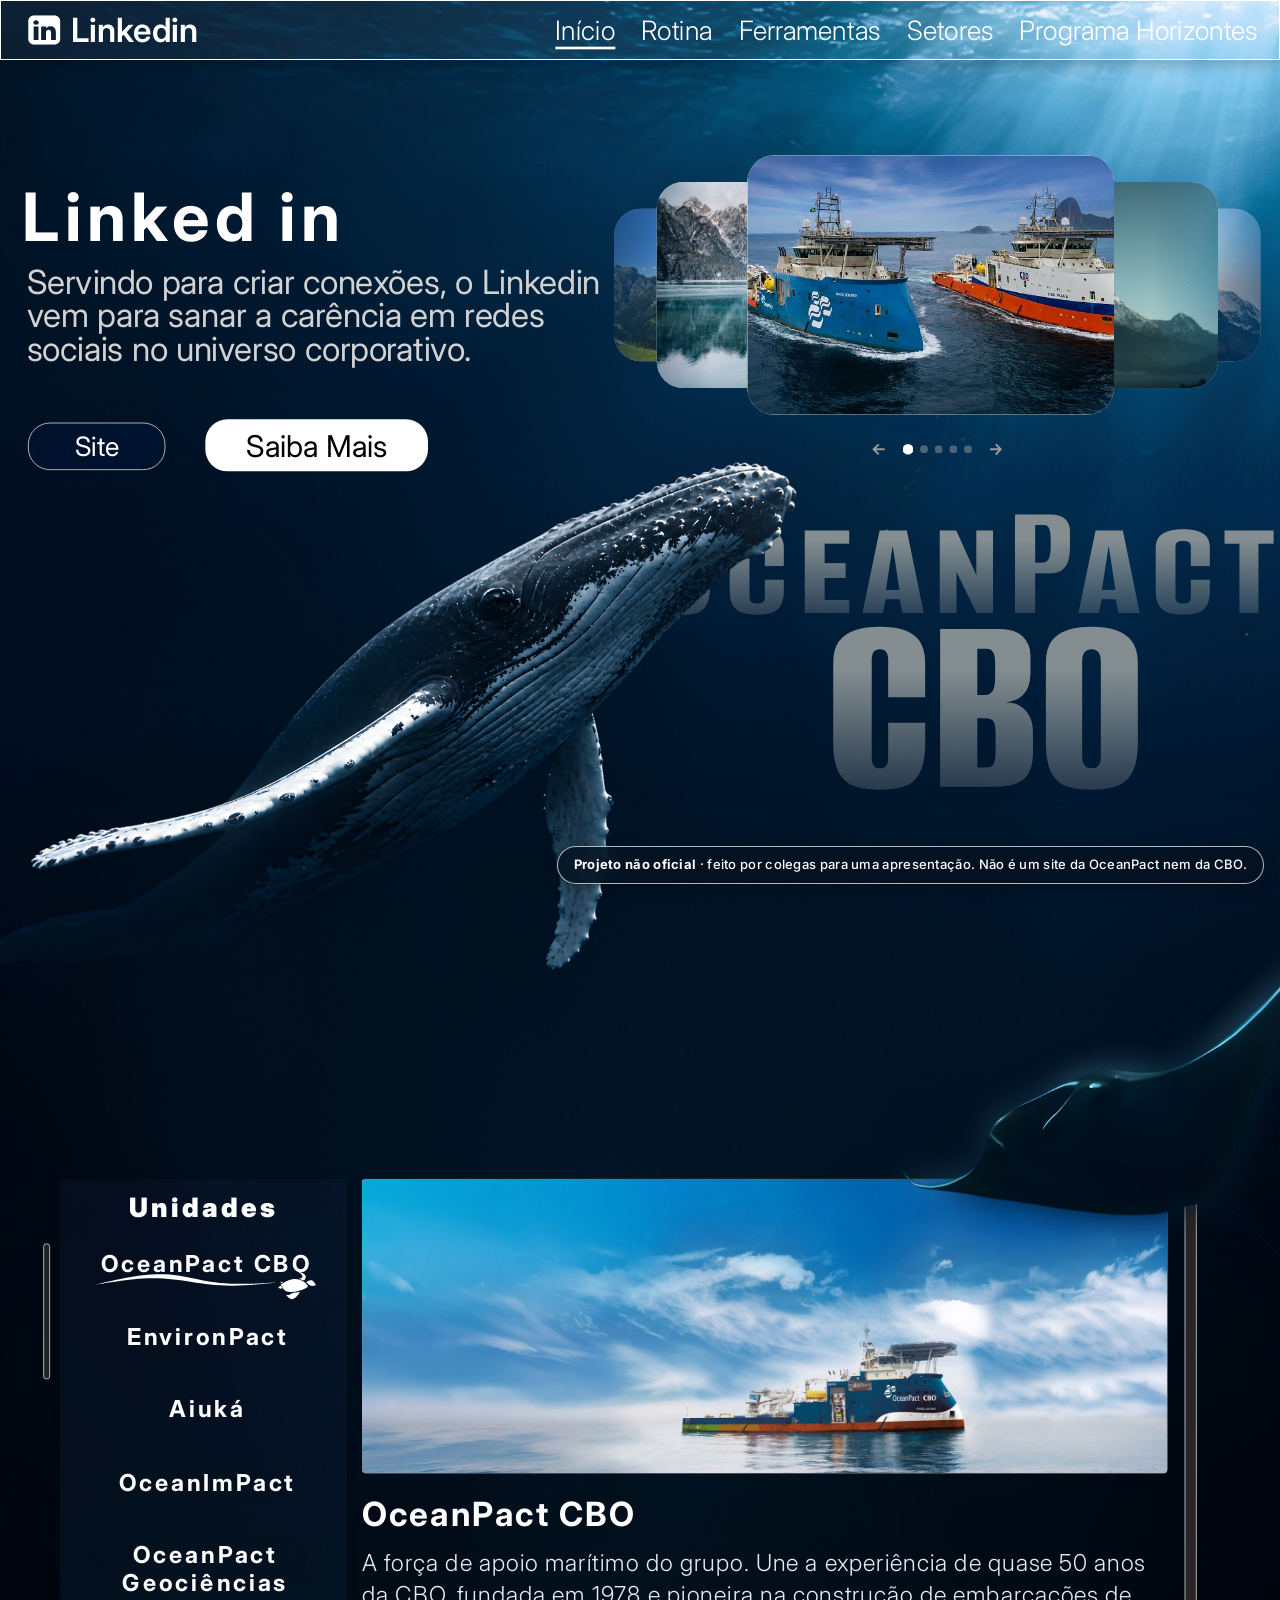
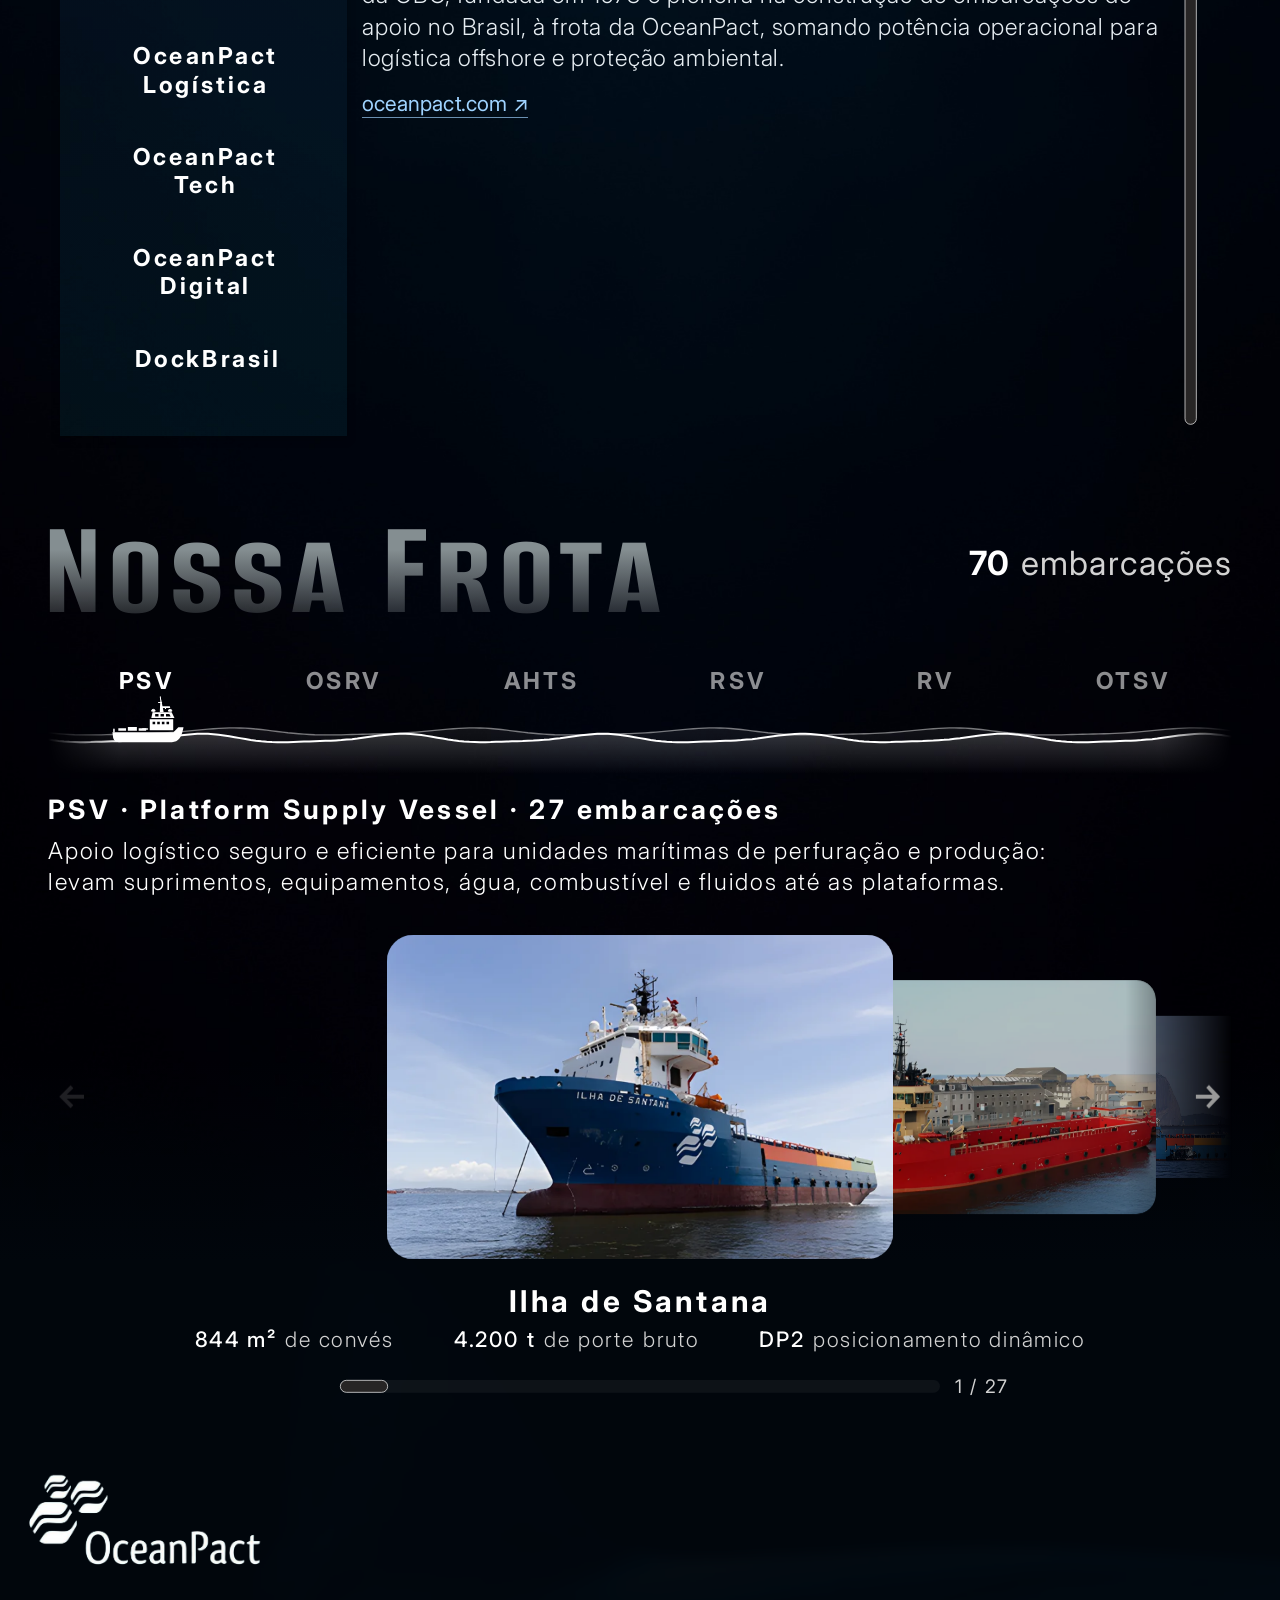
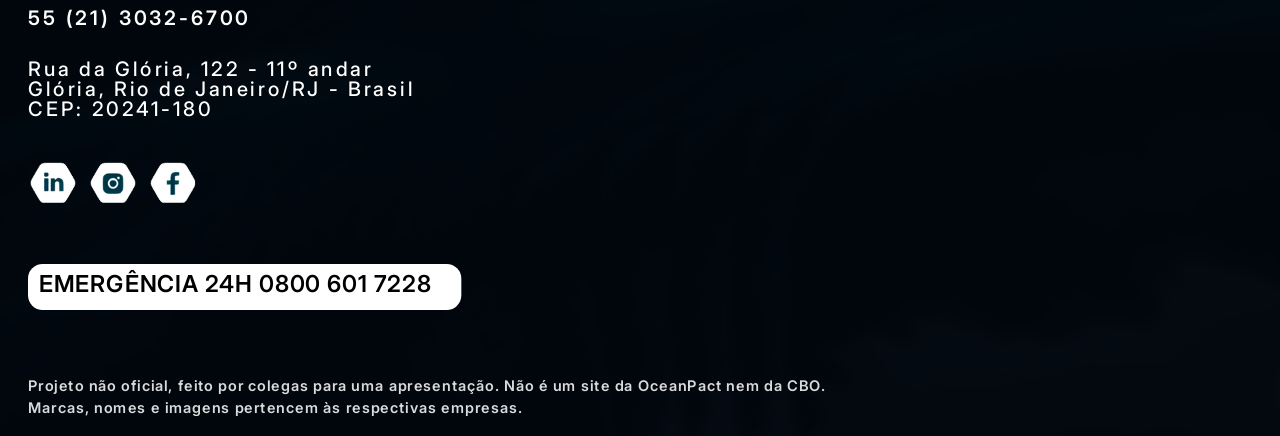
<file: index.html>
<!DOCTYPE html>
<html lang="pt-BR">
<head>
<meta charset="utf-8">
<meta name="viewport" content="width=device-width, initial-scale=1">
<title>OceanPact CBO — Linkedin</title>
<link rel="preconnect" href="https://fonts.googleapis.com">
<link rel="preconnect" href="https://fonts.gstatic.com" crossorigin>
<link href="https://fonts.googleapis.com/css2?family=Alumni+Sans:wght@800&family=Alumni+Sans+SC:wght@700&family=Inter:wght@300;500;600;700&display=swap" rel="stylesheet">
<link rel="stylesheet" href="css/comum.css">
<link rel="stylesheet" href="css/home.css">
</head>
<body>
<div id="unofficial" role="note"><b>Projeto não oficial</b> · feito por colegas para uma apresentação. Não é um site da OceanPact nem da CBO.</div>
<div id="topbar">
  <div class="abs" id="headerBg"></div>
  <header class="abs" id="header">
    <a class="brand" href="linkedin.html"><img src="assets/icones/linkedin.svg" alt="">Linkedin</a>
    <nav class="primary">
      <a href="index.html" class="on">Início</a><a href="#">Rotina</a><a href="#">Ferramentas</a><a href="#">Setores</a><a href="#">Programa Horizontes</a>
    </nav>
  </header>
</div>
<div id="stage">
<div id="page">
  <div id="bg">
    <div class="abs" id="oceanFade"></div>
    <div class="abs" id="ocean"><img class="cover" src="assets/home/ocean-bg.jpg" alt=""></div>
    <div class="abs" id="decoBg"><div><img class="cover" src="assets/home/deco-bg.png" alt=""></div></div>
    <div class="abs" id="heroBg"><img class="cover" src="assets/home/hero-bg.webp" alt=""></div>
  </div>
  <div id="content">

  <!-- Fundos -->

  <!-- Unidades -->
  <section class="abs" id="units" aria-label="Unidades">
    <div class="abs" id="track"><div class="abs" id="thumb"></div></div>
    <div class="abs" id="detail">
      <a id="detailImg" target="_blank" rel="noopener"></a>
      <div id="detailBody">
        <h3 id="detailTitle"></h3>
        <p id="detailText"></p>
        <a id="detailLink" target="_blank" rel="noopener"></a>
      </div>
    </div>
    <div class="abs" id="scrollThin"></div>

    <div id="decoComp">
      <div class="flip blur"><img class="cover" src="assets/home/deco-base.webp" alt=""></div>
      <div class="flip"><img class="cover" src="assets/home/deco-overlay.webp" alt=""></div>
    </div>

    <div class="abs" id="sidebarBg"><img src="assets/icones/sidebar-bg.svg" alt=""></div>
    <h2 class="abs" id="unitsHeader">Unidades</h2>
    <nav id="unitNav" aria-label="Unidades de negócio">
      <button class="unit" data-i="0" style="left:290.7px;top:459px;width:315px">OceanPact CBO</button>
      <button class="unit" data-i="1" style="left:290.5px;top:568.24px;width:237px">EnvironPact</button>
      <button class="unit" data-i="2" style="left:290.5px;top:677.49px;width:109px">Aiuká</button>
      <button class="unit" data-i="3" style="left:290.5px;top:786.73px;width:261px">OceanImPact</button>
      <button class="unit" data-i="4" style="left:290px;top:895.97px;width:420px">OceanPact<br>Geociências</button>
      <button class="unit" data-i="5" style="left:290.5px;top:1047.42px;width:381px">OceanPact<br>Logística</button>
      <button class="unit" data-i="6" style="left:290px;top:1198.86px;width:296px">OceanPact<br>Tech</button>
      <button class="unit" data-i="7" style="left:290.5px;top:1350.31px;width:333px">OceanPact<br>Digital</button>
      <button class="unit" data-i="8" style="left:290.5px;top:1501.75px;width:213px">DockBrasil</button>
    </nav>
    <div class="abs" id="indicator" style="top:486.8px"><img src="assets/icones/active-indicator.svg" alt=""></div>
  </section>

  <!-- Títulos -->
  <p class="abs grad-title" id="tOcean">OceanPact</p>
  <p class="abs grad-title" id="tCbo">CBO</p>
  <div class="abs" id="whale"><img class="cover" src="assets/home/whale.webp" alt=""></div>

  <!-- Header -->

  <!-- Hero -->
  <h1 class="abs" id="heroTitle">Linked in</h1>
  <p class="abs" id="heroText">Servindo para criar conexões, o Linkedin vem para sanar a carência em redes sociais no universo corporativo.</p>
  <a class="abs" id="btnSite" href="https://www.oceanpact.com" target="_blank" rel="noopener">Site</a>
  <a class="abs" id="btnMore" href="linkedin.html">Saiba Mais</a>

  <!-- Carrossel -->
  <div class="abs" id="carousel">
    <div class="viewport">
      <div class="slides" id="slides">
        <button class="slide" data-k="0"><img class="cover" src="assets/home/slide1.png" alt=""></button>
        <button class="slide" data-k="1"><img class="cover" src="assets/home/slide2.png" alt=""></button>
        <button class="slide" data-k="2"><img class="cover" src="assets/home/slide3.png" alt=""></button>
        <button class="slide" data-k="3"><img class="cover" src="assets/home/slide4.png" alt=""></button>
        <button class="slide" data-k="4"><img class="cover" src="assets/home/slide5.png" alt=""></button>
      </div>
    </div>
    <div class="cnav">
      <button id="prev" aria-label="Anterior"><img src="assets/icones/chevron-left.svg" alt=""></button>
      <div class="dots" id="dots"></div>
      <button id="next" aria-label="Próximo"><img src="assets/icones/chevron-right.svg" alt=""></button>
    </div>
  </div>

  <!-- Frota -->
  <section class="abs" id="fleet" aria-label="Nossa frota">
    <h2 id="fleetTitle">Nossa Frota</h2>
    <div id="fleetTotal"><b id="fleetTotalN">70</b> embarcações</div>
    <div id="fleetTabs" role="tablist">
    </div>
    <svg id="fleetSea" aria-hidden="true"></svg>
    <div id="fleetBoat" aria-hidden="true"><div class="flip"><div class="bob"><img src="assets/icones/boat.svg" alt=""></div></div></div>
    <div id="fleetInfo"><h3></h3><p></p></div>
    <div id="fleetStage"></div>
    <button class="fnav" id="fleetPrev" aria-label="Anterior"><img src="assets/icones/chevron-left.svg" alt=""></button>
    <button class="fnav" id="fleetNext" aria-label="Próxima"><img src="assets/icones/chevron-right.svg" alt=""></button>
    <div id="fleetName"></div>
    <div id="fleetSpecs"></div>
    <div id="fleetTrackBar"><div id="fleetThumb"></div></div>
    <div id="fleetCount"></div>
  </section>

  <!-- Rodapé -->
  <div class="abs" id="fLogo"><img class="cover" src="assets/home/footer-logo.png" alt="OceanPact"></div>
  <p class="abs fTxt" id="fPhone">55 (21) 3032-6700</p>
  <p class="abs fTxt" id="fAddr">Rua da Glória, 122 - 11º andar<br>Glória, Rio de Janeiro/RJ - Brasil<br>CEP: 20241-180</p>
  <div class="abs" id="fSocial"><img src="assets/home/social.png" alt="Redes sociais"></div>
  <div class="abs" id="fEmerg">EMERGÊNCIA 24H 0800 601 7228</div>
  <p class="abs" id="copy">Projeto não oficial, feito por colegas para uma apresentação. Não é um site da OceanPact nem da CBO.<br>Marcas, nomes e imagens pertencem às respectivas empresas.</p>
  </div>
</div>
</div>

<script src="js/dados-unidades.js"></script>
<script src="js/dados-frota.js"></script>
<script src="js/home.js"></script>
</body>
</html>
</file>
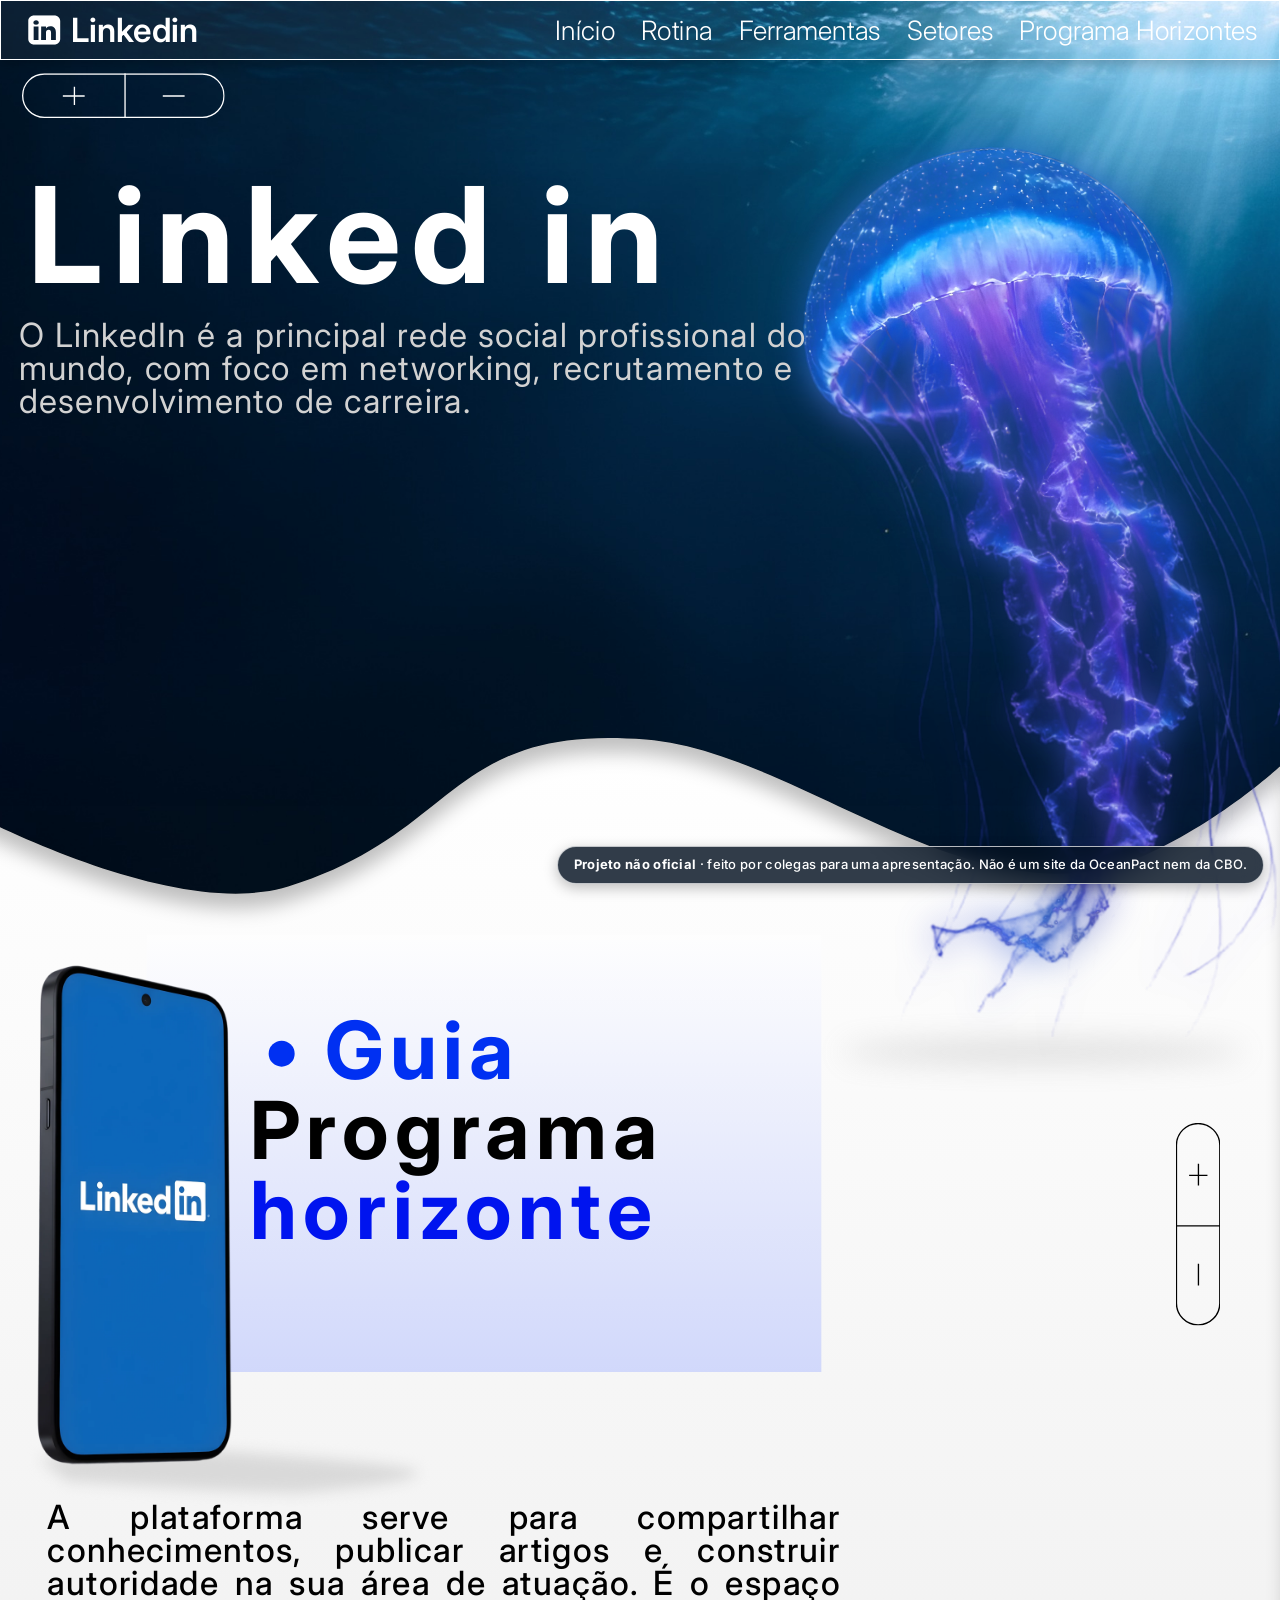
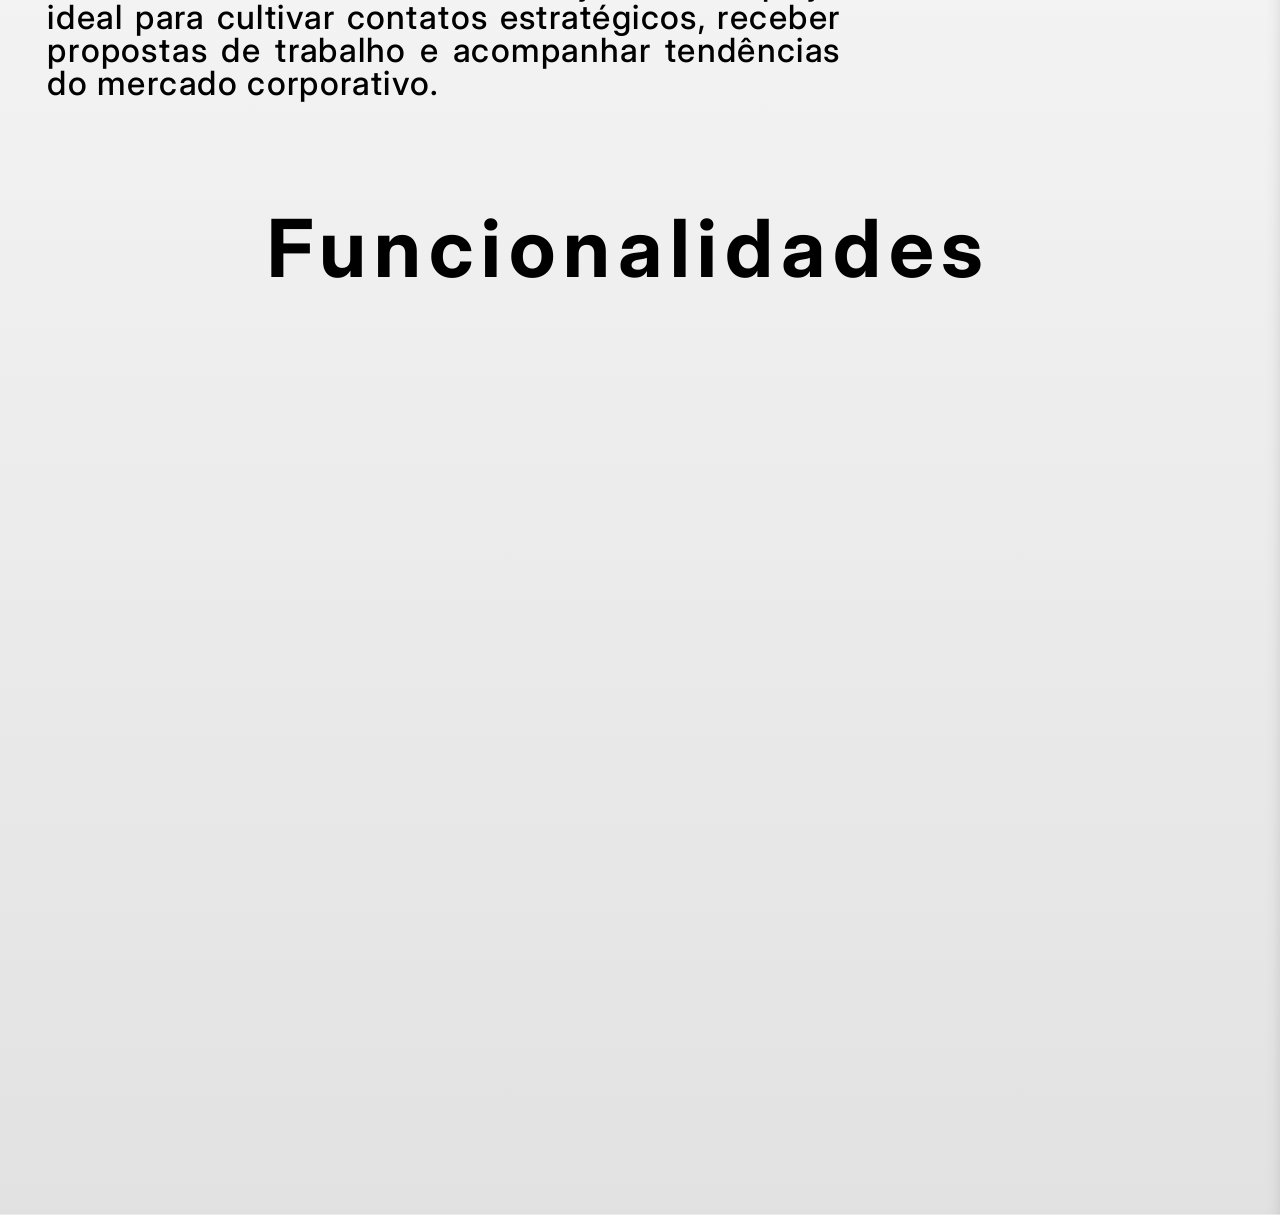
<file: linkedin.html>
<!DOCTYPE html>
<html lang="pt-BR">
<head>
<meta charset="utf-8">
<meta name="viewport" content="width=device-width, initial-scale=1">
<title>Linkedin — OceanPact CBO</title>
<link rel="preconnect" href="https://fonts.googleapis.com">
<link rel="preconnect" href="https://fonts.gstatic.com" crossorigin>
<link href="https://fonts.googleapis.com/css2?family=Inter:wght@700&display=swap" rel="stylesheet">
<link rel="stylesheet" href="css/comum.css">
<link rel="stylesheet" href="css/linkedin.css">
</head>
<body>
<div id="unofficial" role="note"><b>Projeto não oficial</b> · feito por colegas para uma apresentação. Não é um site da OceanPact nem da CBO.</div>
<div id="topbar">

  <div class="abs" id="headerBg"></div>
  <header class="abs" id="header">
    <a class="brand" href="linkedin.html"><img src="assets/linkedin/linkedin.svg" alt="">Linkedin</a>
    <nav class="primary">
      <a href="index.html">Início</a><a href="#">Rotina</a><a href="#">Ferramentas</a><a href="#">Setores</a><a href="#">Programa Horizontes</a>
    </nav>
  </header>
</div>
<div id="stage">
<div id="page">
  <div id="bg">
    <div class="abs" id="ocean"><img src="assets/linkedin/ocean-bg.jpg" alt=""></div>
    <div class="abs" id="bottomBg"><img src="assets/linkedin/bottom-bg.png" alt=""></div>
    <div class="abs" id="heroBg"><img class="cover" src="assets/home/hero-bg.webp" alt=""></div>
    <div class="abs" id="wave"><img src="assets/linkedin/wave.svg" alt=""></div>
  </div>
  <div id="content">


  <div class="abs" id="jellyBlur"><img class="cover" src="assets/linkedin/jellyfish.webp" alt=""></div>
  <div class="abs" id="jelly"><img src="assets/linkedin/jellyfish.webp" alt=""></div>

  <div class="abs fontCtl" id="fontTop">
    <img src="assets/linkedin/font-btn.svg" alt="">
    <button class="plus" aria-label="Aumentar texto"></button>
    <button class="minus" aria-label="Diminuir texto"></button>
  </div>

  <h1 class="abs" id="heroTitle">Linked in</h1>
  <p class="abs" id="heroText">O LinkedIn é a principal rede social profissional do<br>mundo, com foco em networking, recrutamento e<br>desenvolvimento de carreira.</p>

  <div class="abs" id="jellyShadow"><img src="assets/linkedin/shadow-ellipse.svg" alt=""></div>

  <div class="abs" id="gradBox"></div>
  <ul class="abs" id="guia"><li>Guia</li></ul>
  <h2 class="abs" id="prog">Programa <span>horizonte</span></h2>

  <div class="abs" id="phoneShadow"><img src="assets/linkedin/underline.svg" alt=""></div>
  <div class="abs" id="phone"><img src="assets/linkedin/phone.webp" alt="Celular com o LinkedIn aberto"></div>

  <p class="abs" id="about">A plataforma serve para compartilhar conhecimentos, publicar artigos e construir autoridade na sua área de atuação. É o espaço ideal para cultivar contatos estratégicos, receber propostas de trabalho e acompanhar tendências do mercado corporativo.</p>

  <h2 class="abs" id="features">Funcionalidades</h2>

  <div class="abs" id="fontSide">
    <div class="fontCtl dark">
      <img src="assets/linkedin/font-btn-v.svg" alt="">
      <button class="plus" aria-label="Aumentar texto"></button>
      <button class="minus" aria-label="Diminuir texto"></button>
    </div>
  </div>
  </div>
</div>
</div>

<script src="js/linkedin.js"></script>
</body>
</html>
</file>
<file: css/comum.css>
/* Estilos usados nas duas páginas */
*{box-sizing:border-box;margin:0;padding:0}
button{font:inherit;border:0;background:none;color:inherit;cursor:pointer}
a{color:inherit;text-decoration:none}
.abs{position:absolute}
.cover{position:absolute;inset:0;width:100%;height:100%;object-fit:cover;pointer-events:none}
#heroBg{left:-60px;top:0;width:2148px;height:1209px}
#heroBg img{opacity:.16}
#header{left:0;top:15px;width:1920px;padding:0 33px;display:flex;align-items:center;justify-content:space-between}
.brand{display:flex;align-items:center;gap:8px;font-family:var(--sf);font-weight:600;font-size:50px;color:#fff;white-space:nowrap}
.brand img{width:65px;height:44px}
nav.primary{display:flex;gap:39px;font-family:var(--sf);font-weight:300;font-size:40px;color:#fff;white-space:nowrap}
nav.primary a{transition:opacity .2s}
nav.primary a:hover{opacity:.7}
#topbar{position:fixed;top:0;left:0;width:1920px;height:90px;transform-origin:0 0;z-index:50}
#topbar #headerBg{transition:background .3s;-webkit-backdrop-filter:blur(0);backdrop-filter:blur(0)}
#topbar.scrolled #headerBg{background:rgba(4,18,34,.72);-webkit-backdrop-filter:blur(14px);backdrop-filter:blur(14px)}
nav.primary a.on{text-decoration:underline;text-underline-offset:10px}

#bg #ocean{left:-1.6%;width:103.2%}
#bg #heroBg{left:-3.1%;width:111.9%}
#stage{box-shadow:none!important}
#topbar{width:100%!important;height:auto;transform:none!important}
#topbar #headerBg{left:0!important;width:100%!important}
#topbar #header{left:0!important;top:0!important;transform-origin:0 0}
#unofficial b{font-weight:700}
</file>
<file: css/home.css>
:root{
  --sf: -apple-system, "SF Pro Display", "SF Pro", "Segoe UI", Inter, system-ui, sans-serif;
  --title-grad: linear-gradient(to top, rgba(255,255,255,0) 7.748%, rgba(193,198,200,.11) 9.895%, #848e91 64.419%);
}
html,body{background:#020b14;overflow-x:hidden}

/* Canvas desenhado em 1920px, escalado para a largura da janela */
#stage{position:relative;width:100%;margin:0 auto;overflow:hidden;box-shadow:0 0 80px rgba(0,0,0,.45)}
#page{position:absolute;top:0;left:0;width:1920px;height:5454px;overflow:hidden;background:#01060c;transform-origin:0 0}

/* Fundos */
#ocean{left:-31px;top:-45px;width:1968px;height:4334px}
#decoBg{left:-32px;top:3944px;width:2165px;height:1536px;display:flex;align-items:center;justify-content:center}
#decoBg div{flex:none;width:1536px;height:2165px;transform:rotate(-90deg);filter:blur(7.95px);position:relative}
#decoBg img{object-position:bottom;opacity:.15}

/* Header */
#headerBg{left:4px;top:0;width:1920px;height:90px;background:rgba(235,234,234,.05);border:1px solid #fff;box-shadow:0 4px 14px rgba(0,0,0,.25)}

/* Hero */
#heroTitle{left:33px;top:275px;width:677px;font:700 100px/1 Inter,sans-serif;letter-spacing:8px;color:#fff}
#heroText{left:40px;top:398px;width:880px;letter-spacing:-.3px;font:400 50px/1 var(--sf);color:#d2d2d2}
#btnSite{left:42px;top:634px;width:206px;height:71px;border-radius:33px;background:rgba(0,68,240,.05);border:1px solid #fff;font:400 40px/1 var(--sf);color:#fff;display:flex;align-items:center;justify-content:center;transition:background .2s}
#btnSite:hover{background:rgba(255,255,255,.12)}
#btnMore{left:308px;top:629px;width:334px;height:78px;border-radius:33px;background:#fff;font:400 45px/1 var(--sf);color:#000;display:flex;align-items:center;justify-content:center;transition:transform .2s}
#btnMore:hover{transform:scale(1.03)}

.grad-title{background:var(--title-grad);-webkit-background-clip:text;background-clip:text;color:transparent}
#tOcean{left:974px;top:720px;width:1114px;font:700 250px/1 "Alumni Sans SC",sans-serif;letter-spacing:12.5px;white-space:nowrap}
#tCbo{left:1239px;top:860px;width:485px;font:800 400px/1 "Alumni Sans",sans-serif}
#whale{left:-221px;top:664px;width:1551px;height:873px}

/* Carrossel */
#carousel{left:817px;top:193px;width:1178px;height:549px;padding:40px 64px;display:flex;flex-direction:column;gap:24px;align-items:center}
.viewport{position:relative;flex:1 0 0;width:100%}
.slides{position:absolute;inset:0 40px;
  -webkit-mask-image:url("data:image/svg+xml,%3Csvg%20preserveAspectRatio%3D%22none%22%20overflow%3D%22visible%22%20style%3D%22display%3A%20block%3B%22%20width%3D%221178%22%20height%3D%22542%22%20viewBox%3D%220%200%201178%20542%22%20fill%3D%22none%22%20xmlns%3D%22http%3A//www.w3.org/2000/svg%22%3E%0A%3Crect%20id%3D%22viewportMask%22%20width%3D%221178%22%20height%3D%22542%22%20fill%3D%22url%28%23paint0_linear_0_136%29%22/%3E%0A%3Cdefs%3E%0A%3ClinearGradient%20id%3D%22paint0_linear_0_136%22%20x1%3D%221178%22%20y1%3D%22271.49%22%20x2%3D%22-1.67246e-05%22%20y2%3D%22271.49%22%20gradientUnits%3D%22userSpaceOnUse%22%3E%0A%3Cstop%20stop-color%3D%22white%22%20stop-opacity%3D%220%22/%3E%0A%3Cstop%20offset%3D%220.116878%22%20stop-opacity%3D%220.5%22/%3E%0A%3Cstop%20offset%3D%220.226446%22/%3E%0A%3Cstop%20offset%3D%220.50556%22/%3E%0A%3Cstop%20offset%3D%220.787153%22/%3E%0A%3Cstop%20offset%3D%220.882816%22%20stop-opacity%3D%220.5%22/%3E%0A%3Cstop%20offset%3D%221%22%20stop-color%3D%22%23C4C4C4%22%20stop-opacity%3D%220%22/%3E%0A%3C/linearGradient%3E%0A%3C/defs%3E%0A%3C/svg%3E");mask-image:url("data:image/svg+xml,%3Csvg%20preserveAspectRatio%3D%22none%22%20overflow%3D%22visible%22%20style%3D%22display%3A%20block%3B%22%20width%3D%221178%22%20height%3D%22542%22%20viewBox%3D%220%200%201178%20542%22%20fill%3D%22none%22%20xmlns%3D%22http%3A//www.w3.org/2000/svg%22%3E%0A%3Crect%20id%3D%22viewportMask%22%20width%3D%221178%22%20height%3D%22542%22%20fill%3D%22url%28%23paint0_linear_0_136%29%22/%3E%0A%3Cdefs%3E%0A%3ClinearGradient%20id%3D%22paint0_linear_0_136%22%20x1%3D%221178%22%20y1%3D%22271.49%22%20x2%3D%22-1.67246e-05%22%20y2%3D%22271.49%22%20gradientUnits%3D%22userSpaceOnUse%22%3E%0A%3Cstop%20stop-color%3D%22white%22%20stop-opacity%3D%220%22/%3E%0A%3Cstop%20offset%3D%220.116878%22%20stop-opacity%3D%220.5%22/%3E%0A%3Cstop%20offset%3D%220.226446%22/%3E%0A%3Cstop%20offset%3D%220.50556%22/%3E%0A%3Cstop%20offset%3D%220.787153%22/%3E%0A%3Cstop%20offset%3D%220.882816%22%20stop-opacity%3D%220.5%22/%3E%0A%3Cstop%20offset%3D%221%22%20stop-color%3D%22%23C4C4C4%22%20stop-opacity%3D%220%22/%3E%0A%3C/linearGradient%3E%0A%3C/defs%3E%0A%3C/svg%3E");
  -webkit-mask-position:-104px -56px;mask-position:-104px -56px;
  -webkit-mask-size:calc(100% + 208px) calc(100% + 153px);mask-size:calc(100% + 208px) calc(100% + 153px);
  -webkit-mask-repeat:no-repeat;mask-repeat:no-repeat}
.slide{position:absolute;overflow:hidden;border-radius:40px;background:#fff;transition:inset .6s cubic-bezier(.4,0,.2,1)}
.slide[data-pos="0"]{inset:0 220px 0 200px;z-index:3;cursor:default}
.slide[data-pos="-1"]{inset:40px 516px 40px 64px;z-index:2}
.slide[data-pos="1"]{inset:40px 64px 40px 516px;z-index:2}
.slide[data-pos="-2"]{inset:80px 740px 80px 0;z-index:1}
.slide[data-pos="2"]{inset:80px 0 80px 740px;z-index:1}
.cnav{display:flex;gap:8px;align-items:center;justify-content:center;padding:8px}
.cnav > button{padding:8px;display:flex}
.cnav > button img{width:24px;height:24px;display:block}
.dots{display:flex;gap:10px;align-items:center;padding:8px}
.dots button{position:relative;width:12px;height:12px;display:block}
.dots button.on{width:16px;height:16px}
.dots img{position:absolute;inset:0;width:100%;height:100%;display:block}

/* Unidades */
#units{left:18px;top:1415px;width:1892px;height:1777px}
#decoComp{position:absolute;left:0;top:0;z-index:5;pointer-events:none}
#decoComp .flip{position:absolute;left:1300px;top:-296px;width:736px;height:1104px;transform:scaleX(-1)}
#decoComp .blur{filter:blur(22.5px)}
#sidebarBg{left:72px;top:353px;width:431px;height:1286px}
#sidebarBg img{position:absolute;left:-3.25%;right:-3.25%;top:-.78%;bottom:-1.4%;width:106.5%;height:102.18%;display:block}
#unitsHeader{left:80px;top:373px;width:414px;text-align:center;font:860 40px/1.2 var(--sf);font-weight:900;letter-spacing:5.2px;color:#fff}
.unit{position:absolute;transform:translateX(-50%);text-align:center;white-space:nowrap;font:700 35px/1.204 var(--sf);letter-spacing:4.55px;color:#fff;transition:opacity .2s}
.unit:hover{opacity:.75}
#indicator{left:124px;width:332px;height:55px;transition:top .45s cubic-bezier(.4,0,.2,1);pointer-events:none}
#indicator img{position:absolute;inset:0;width:100%;height:100%;display:block}
#scrollThin{left:47px;top:450px;width:10px;height:204px;border-radius:30px;background:rgba(63,63,63,.5);border:1px solid #fff;box-shadow:0 4px 9.2px rgba(0,0,0,.25)}

#detail{left:525px;top:353px;width:1234px;height:1257px;overflow-y:auto;scrollbar-width:none}
#detail::-webkit-scrollbar{display:none}
#detailImg{position:relative;isolation:isolate;display:block;width:1208px;height:442px;background:#d9d9d9;overflow:hidden;border-radius:6px;cursor:pointer}
#detailImg img{position:absolute;inset:0;z-index:1;width:100%;height:100%;object-fit:cover;display:block;opacity:0;transform:scale(1.06);transition:opacity .55s ease,transform 1.1s cubic-bezier(.2,.7,.2,1)}
#detailImg img.show{opacity:1;transform:scale(1)}
#detailImg:hover img.show{transform:scale(1.03)}
#detailImg .go{z-index:2}
#detailImg .ph{position:absolute;inset:0;display:none;align-items:center;justify-content:center;background:linear-gradient(135deg,#0a2a4a,#04121f 60%,#0d3b5c);font:800 90px/1 "Alumni Sans",sans-serif;letter-spacing:6px;color:rgba(255,255,255,.85);text-align:center;padding:0 40px}
#detailImg .go{position:absolute;right:28px;bottom:28px;padding:16px 30px;border-radius:33px;background:#fff;color:#000;font:400 32px/1 var(--sf);opacity:0;transform:translateY(10px);transition:all .3s}
#detailImg:hover .go{opacity:1;transform:none}
#detailBody{transition:opacity .35s ease,transform .45s cubic-bezier(.2,.7,.2,1)}
#detailBody.out{opacity:0;transform:translateY(18px);transition:opacity .18s ease,transform .18s ease}
#detailTitle{margin-top:34px;font:700 50px/1.1 Inter,sans-serif;letter-spacing:3px;color:#fff}
#detailText{margin-top:22px;width:1208px;font:300 35px/1.35 Inter,sans-serif;letter-spacing:1.4px;color:#e6edf2;word-break:break-word}
#detailLink{display:inline-block;margin-top:30px;font:400 32px/1 var(--sf);color:#9fd3ff;border-bottom:1px solid currentColor;padding-bottom:4px}
#detailLink:hover{color:#fff}
#track{left:1758.75px;top:364px;width:18.74px;height:1257.5px;border-radius:75px;background:rgba(226,226,226,.05)}
#thumb{left:0;top:0;width:100%;height:482px;border-radius:75px;background:#272525;border:1px solid #fff}

/* Rodapé */
#fLogo{left:40px;top:4560px;width:357px;height:228px}
.fTxt{left:42px;width:620px;font:600 30px/1 Inter,sans-serif;letter-spacing:4.5px;color:#fff}
#fPhone{top:4812px}
#fAddr{top:4888px;font-weight:500}
#fSocial{left:42px;top:5018px;width:251px;height:112px;overflow:hidden}
#fSocial img{position:absolute;height:100%;left:-8.76%;top:0;width:115.54%;max-width:none}
#fEmerg{left:42px;top:5196px;width:650px;height:69px;border-radius:22px;background:#fff;padding:12px 16px;font:600 35px/1 Inter,sans-serif;letter-spacing:1.4px;color:#000;white-space:nowrap}
#copy{left:42px;top:5362px;width:1800px;font:600 22px/1.5 Inter,sans-serif;letter-spacing:1.5px;color:#fff;opacity:.85}
#bg #ocean img{object-position:top}
#bg #decoBg{left:0;width:100%}
/* Layout: fundos ocupam a tela toda; conteúdo centralizado em escala menor */
#page{width:1920px}
#bg{position:absolute;left:0;top:0;width:100%;height:5454px;overflow:hidden;z-index:0}
#content{position:absolute;top:0;left:0;width:1920px;height:5454px}

/* ===== Frota ===== */
#fleet{position:absolute;left:72px;top:3150px;width:1776px;height:1300px}
#fleetTitle{position:absolute;left:-6px;top:0;font:700 210px/1 "Alumni Sans SC",sans-serif;letter-spacing:10px;white-space:nowrap;
  background:linear-gradient(to top,rgba(255,255,255,0) 7.748%,rgba(193,198,200,.11) 9.895%,#848e91 64.419%);-webkit-background-clip:text;background-clip:text;color:transparent}
#fleetTotal{position:absolute;right:0;top:70px;font:400 50px/1 var(--sf);color:#d2d2d2;letter-spacing:2px;text-align:right}
#fleetTotal b{font-weight:700;color:#fff}
#fleetTabs{position:absolute;left:0;top:250px;width:1776px;height:110px}
#fleetTabs button{position:absolute;top:0;transform:translateX(-50%);font:700 35px/1.204 var(--sf);letter-spacing:4.55px;color:#fff;white-space:nowrap;opacity:.55;transition:opacity .3s}
#fleetTabs button:hover,#fleetTabs button.on{opacity:1}
/* mar com o barco */
#fleetSea{position:absolute;left:0;top:322px;width:1776px;height:90px;pointer-events:none;
  -webkit-mask-image:linear-gradient(90deg,transparent 0,#000 6%,#000 94%,transparent 100%);mask-image:linear-gradient(90deg,transparent 0,#000 6%,#000 94%,transparent 100%)}
#fleetSea .layer{position:absolute;left:0;top:0;height:90px;display:block}
#fleetSea .l1{animation:seaL 11s linear infinite}
#fleetSea .l2{animation:seaR 7s linear infinite}
@keyframes seaL{from{transform:translateX(0)}to{transform:translateX(-360px)}}
@keyframes seaR{from{transform:translateX(-300px)}to{transform:translateX(0)}}
#fleetBoat{position:absolute;top:291px;width:120px;height:80px;margin-left:-60px;pointer-events:none;z-index:3;transition:left 1.15s cubic-bezier(.45,0,.25,1)}
#fleetBoat .flip{width:100%;height:100%;transition:transform .35s}
#fleetBoat.left .flip{transform:scaleX(-1)}
#fleetBoat .bob{width:100%;height:100%;animation:bob 3.2s ease-in-out infinite;transform-origin:50% 80%}
#fleetBoat.sailing .bob{animation:sail .55s ease-in-out infinite}
#fleetBoat img{width:100%;height:100%;display:block}
@keyframes bob{0%,100%{transform:translateY(0) rotate(0)}50%{transform:translateY(4px) rotate(2.5deg)}}
@keyframes sail{0%,100%{transform:translateY(-2px) rotate(-6deg)}50%{transform:translateY(3px) rotate(-2deg)}}
#fleetInfo{position:absolute;left:0;top:440px;width:1776px;transition:opacity .3s,transform .4s cubic-bezier(.2,.7,.2,1)}
#fleetInfo.out{opacity:0;transform:translateY(14px)}
#fleetInfo h3{font:700 40px/1.2 var(--sf);letter-spacing:5.2px;color:#fff}
#fleetInfo p{margin-top:16px;width:1500px;font:300 35px/1.3 Inter,sans-serif;letter-spacing:2.8px;color:#fff}
#fleetStage{position:absolute;left:0;top:645px;width:1776px;height:500px;transition:opacity .25s;-webkit-mask-image:linear-gradient(90deg,transparent 0,#000 9%,#000 91%,transparent 100%);mask-image:linear-gradient(90deg,transparent 0,#000 9%,#000 91%,transparent 100%)}
#fleetStage.fade{opacity:0}
.vslide{position:absolute;left:50%;top:50%;width:760px;height:487px;margin:-243.5px 0 0 -380px;border-radius:40px;overflow:hidden;background:#fff;
  transition:transform .6s cubic-bezier(.4,0,.2,1),opacity .6s,filter .6s;cursor:pointer;will-change:transform}
.vslide img{width:100%;height:100%;object-fit:cover;display:block;pointer-events:none}
.vslide[data-d="0"]{cursor:default}
#fleetName{position:absolute;left:0;top:1175px;width:1776px;text-align:center;font:700 45px/1.2 var(--sf);letter-spacing:5px;color:#fff;transition:opacity .25s}
#fleetSpecs{position:absolute;left:0;top:1243px;width:1776px;display:flex;justify-content:center;gap:90px;font:300 32px/1 Inter,sans-serif;letter-spacing:2.8px;color:#d2d2d2;transition:opacity .25s}
#fleetSpecs b{font-weight:500;color:#fff;margin-right:12px}
#fleetName.out,#fleetSpecs.out{opacity:0}
.fnav{position:absolute;z-index:20;top:859px;width:72px;height:72px;display:flex;align-items:center;justify-content:center;border-radius:50%;transition:background .25s,opacity .25s}
.fnav:hover{background:rgba(255,255,255,.1)}
.fnav img{width:48px;height:48px;display:block}
.fnav:disabled{opacity:.2;pointer-events:none}
#fleetPrev{left:0}
#fleetNext{right:0}
#fleetTrackBar{position:absolute;left:438px;top:1320px;width:900px;height:18.74px;border-radius:75px;background:rgba(226,226,226,.05)}
#fleetThumb{position:absolute;top:0;height:100%;border-radius:75px;background:#272525;border:1px solid #fff;transition:left .5s cubic-bezier(.4,0,.2,1),width .5s}
#fleetCount{position:absolute;left:1360px;top:1316px;font:400 28px/1 var(--sf);letter-spacing:3px;color:#d2d2d2}

/* Aviso: projeto não oficial */
#unofficial{position:fixed;right:16px;bottom:16px;z-index:60;max-width:calc(100vw - 32px);padding:9px 16px;border-radius:20px;border:1px solid rgba(255,255,255,.7);
  background:rgba(4,18,34,.82);-webkit-backdrop-filter:blur(10px);backdrop-filter:blur(10px);font:500 13px/1.35 Inter,system-ui,sans-serif;letter-spacing:.3px;color:#fff;box-shadow:0 4px 14px rgba(0,0,0,.25);transition:opacity .3s,transform .3s}
#unofficial.hide{opacity:0;transform:translateY(10px);pointer-events:none}
#bg #oceanFade{left:0;top:3989px;width:100%;height:302px;z-index:1;background:linear-gradient(to bottom,rgba(1,6,12,0),#01060c)}
@media (max-width:760px){#unofficial{left:8px;right:8px;bottom:8px;padding:6px 10px;font-size:10.5px;border-radius:14px}}
</file>
<file: css/linkedin.css>
:root{
  --sf: -apple-system, "SF Pro Display", "SF Pro", "Segoe UI", Inter, system-ui, sans-serif;
  --t: 1; /* multiplicador do tamanho de texto (botões + / −) */
}
html,body{background:#e9e9e9;overflow-x:hidden}

#stage{position:relative;width:100%;margin:0 auto;overflow:hidden;box-shadow:0 0 80px rgba(0,0,0,.45)}
#page{position:absolute;top:0;left:0;width:1920px;height:4222px;overflow:hidden;background:#fff;transform-origin:0 0}

/* Fundos */
#ocean{left:-31px;top:-45px;width:1968px;height:1706px;overflow:hidden}
#ocean img{position:absolute;left:0;top:0;width:100%;height:254.04%;max-width:none}
#bottomBg{left:0;top:2538px;width:1966px;height:1502px;overflow:hidden}
#bottomBg img{position:absolute;left:0;top:-127.99%;width:100%;height:228.02%;max-width:none}
#wave{left:-127px;top:1107.15px;width:2054px;height:3114.85px}
#wave img{display:block;width:100%;height:100%}

/* Água-viva */
#jellyBlur{left:973px;top:-410px;width:1208px;height:2146px;filter:blur(25.85px)}
#jelly{left:973px;top:-410px;width:1208px;height:1965px;overflow:hidden}
#jelly img{position:absolute;left:0;top:-.02%;width:100%;height:109.25%;max-width:none}
#jellyShadow{left:1260px;top:1561px;width:608px;height:34px}
#jellyShadow img{position:absolute;left:-7.02%;right:-7.02%;top:-125.59%;bottom:-125.59%;width:114.04%;height:351.18%;display:block}

/* Header */
#headerBg{left:4px;top:0;width:1920px;height:90px;background:rgba(235,234,234,.05);border:1px solid #fff;box-shadow:0 4px 14px rgba(0,0,0,.25)}

/* Botões de tamanho de texto */
.fontCtl{width:304.369px;height:67.006px}
.fontCtl img{position:absolute;inset:0;width:100%;height:100%;display:block;pointer-events:none}
.fontCtl button{position:absolute;top:0;height:100%;width:50%;border-radius:34px;transition:background .2s}
.fontCtl button:hover{background:rgba(255,255,255,.12)}
.fontCtl.dark button:hover{background:rgba(0,0,0,.06)}
.fontCtl .plus{left:0}
.fontCtl .minus{right:0}
#fontTop{left:33px;top:110px}
#fontSide{left:1764px;top:1684px;width:67.006px;height:304.369px}
#fontSide .fontCtl{position:absolute;left:-118.68px;top:118.68px;transform:rotate(90deg) scaleY(-1)}

/* Hero */
#heroTitle{left:42px;top:252px;width:1036px;font:700 calc(200px * var(--t))/1 Inter,sans-serif;letter-spacing:16px;color:#fff;white-space:nowrap}
#heroText{left:28px;top:477px;width:1736px;font:400 calc(50px * var(--t))/1 var(--sf);letter-spacing:2px;color:#d2d2d2}

/* Programa horizonte */
#gradBox{left:220px;top:1402px;width:1012px;height:656px;opacity:.5;background:linear-gradient(to bottom,#fff,#acbaff)}
#guia{left:307px;top:1516px;width:1418px;font:700 calc(120px * var(--t))/1 Inter,sans-serif;letter-spacing:9.6px;color:#0030f2;list-style:disc;padding-left:180px}
#prog{left:375px;top:1636px;width:716px;font:700 calc(120px * var(--t))/1 Inter,sans-serif;letter-spacing:9.6px;color:#000}
#prog span{color:#0014ef}
#phoneShadow{left:59px;top:2172px;width:567.317px;height:67.619px}
#phoneShadow img{position:absolute;left:-3.67%;right:-3.67%;top:-30.76%;bottom:-30.76%;width:107.34%;height:161.52%;display:block}
#phone{left:-60px;top:1371px;width:533px;height:854px}
#phone img{position:absolute;inset:0;width:100%;height:100%;object-fit:contain}

#about{left:71px;top:2250px;width:1190px;font:500 calc(50px * var(--t))/1 var(--sf);letter-spacing:2px;color:#000;text-align:justify}
#features{left:401px;top:2713px;width:1143px;font:700 calc(120px * var(--t))/1 Inter,sans-serif;letter-spacing:12px;color:#000;white-space:nowrap}
#bg #ocean img{height:auto}
#bg #bottomBg{left:0;width:102.4%}
#bg #bottomBg img{height:auto}
#bg #wave{left:-6.6%;width:107%}
/* Layout: fundos ocupam a tela toda; conteúdo centralizado em escala menor */
#page{width:1920px}
#bg{position:absolute;left:0;top:0;width:100%;height:4222px;overflow:hidden}
#content{position:absolute;top:0;left:0;width:1920px;height:4222px}

/* Aviso: projeto não oficial */
#unofficial{position:fixed;right:16px;bottom:16px;z-index:60;max-width:calc(100vw - 32px);padding:9px 16px;border-radius:20px;border:1px solid rgba(255,255,255,.7);
  background:rgba(4,18,34,.82);-webkit-backdrop-filter:blur(10px);backdrop-filter:blur(10px);font:500 13px/1.35 Inter,system-ui,sans-serif;letter-spacing:.3px;color:#fff;box-shadow:0 4px 14px rgba(0,0,0,.25)}
@media (max-width:760px){#unofficial{left:8px;right:8px;bottom:8px;padding:6px 10px;font-size:10.5px;border-radius:14px}}
</file>
